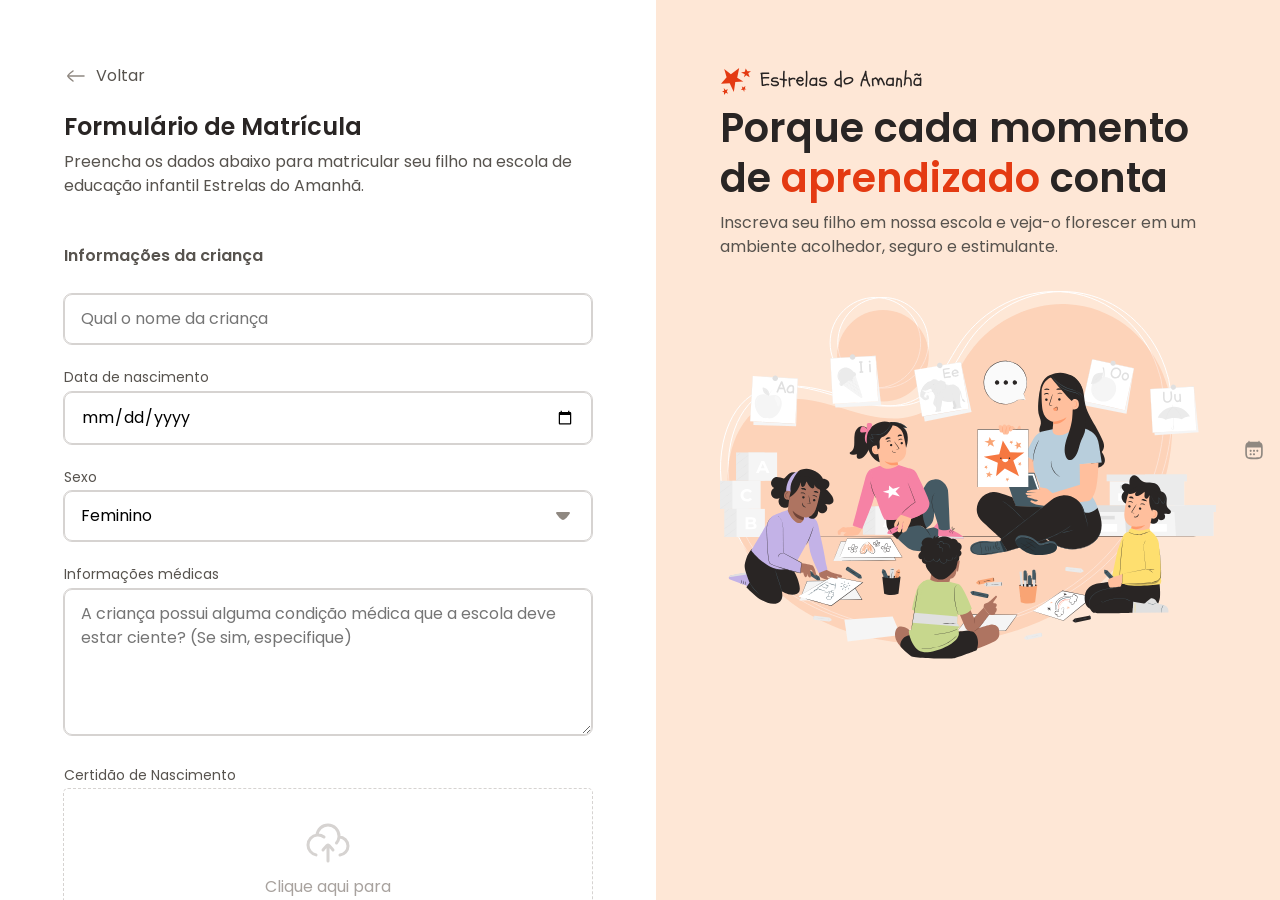
<file: index.html>
<!DOCTYPE html>
<html lang="pt-br">
<head>

  <link rel="preconnect" href="https://fonts.googleapis.com">
  <link rel="preconnect" href="https://fonts.gstatic.com" crossorigin>
  <meta charset="UTF-8">
  <meta name="viewport" content="width=device-width, initial-scale=1.0">
  <title>Estrelas do Amanhã</title>

  <link rel="stylesheet" href="styles/index.css">
  <link href="https://fonts.googleapis.com/css2?family=Archivo:ital,wght@0,100..900;1,100..900&family=Poppins:ital,wght@0,100;0,200;0,300;0,400;0,500;0,600;0,700;0,800;0,900;1,100;1,200;1,300;1,400;1,500;1,600;1,700;1,800;1,900&display=swap" rel="stylesheet">
</head>
<body>
  <div id="app">
    <main>
      <div class="main-container">
        <div class="back">
          <img src="assets/icons/arrow-left-02.svg" alt="icone de voltar">
          <span>Voltar</span>
        </div>

        <h1>Formulário de Matrícula</h1>
        <p>Preencha os dados abaixo para matricular seu filho na escola de educação infantil Estrelas do Amanhã.</p>

        <form method="post" enctype="multipart/form-data">
          <fieldset class="child-info">
            <legend>Informações da criança</legend>

            <div class="input-wrapper">
              <label for="fullname"></label>
              <input 
              id="fullname" name="fullname"
              type="text" 
              placeholder="Qual o nome da criança">
            </div>

            <div class="input-wrapper">
              <label for="birth">Data de nascimento</label>
              <input type="date" id="birth" name="birth" lang="pt-BR">
            </div>

            <div class="select-wrapper">
              <label for="gender">Sexo</label>
              <select name="gender" id="gender">
                <option value="female">Feminino</option>
                <option value="male">Masculino</option>
                <option value="na">Prefiro não responder</option>
              </select>
            </div>

            <div class="textarea-wrapper">
              <label for="medical-info">Informações médicas</label>
              <textarea name="medical-info" id="medical-info" 
                cols="30" rows="5"
                placeholder="A criança possui alguma condição médica que a escola deve estar ciente? (Se sim, especifique)"
              ></textarea>
            </div>

            <div class="droparea-wrapper">

              <label for="birth-file">Certidão de Nascimento</label>

              <div class="dropzone">
                <input type="file" id="birth-file" name="birth-file">

                <svg width="48" height="48" viewBox="0 0 48 48" fill="none" xmlns="http://www.w3.org/2000/svg">
                  <path d="M34.9552 18.0221C34.97 18.022 34.985 18.022 35 18.022C39.9706 18.022 44 22.0588 44 27.0386C44 31.6796 40.5 35.5016 36 36M34.9552 18.0221C34.9848 17.6921 35 17.3579 35 17.0202C35 10.9339 30.0752 6 24 6C18.2465 6 13.5247 10.4253 13.0408 16.0638M34.9552 18.0221C34.7506 20.2952 33.8572 22.3692 32.4856 24.033M13.0408 16.0638C7.96796 16.5475 4 20.8278 4 26.0366C4 30.8834 7.43552 34.9264 12 35.8546M13.0408 16.0638C13.3565 16.0337 13.6765 16.0183 14 16.0183C16.2516 16.0183 18.3295 16.7639 20.001 18.022" stroke="#D6D3D1" stroke-width="3" stroke-linecap="round" stroke-linejoin="round"/>
                  <path d="M24 26V42M24 26C22.5996 26 19.9831 29.9886 19 31M24 26C25.4004 26 28.017 29.9886 29 31" stroke="#D6D3D1" stroke-width="3" stroke-linecap="round" stroke-linejoin="round"/>
                  </svg>                  
                
                <p>
                Clique aqui para <br>
                selecionar os arquivos
                </p>
              </div>

              
            </div>

          </fieldset>

          <fieldset class="address">
            <legend>Endereço residencial</legend>

          <div class="input-wrapper">
            <label for="cep">CEP</label>
            <input type="text" id="cep" name="cep">
          </div>

          <div class="flex">
            <div class="input-wrapper flex-2">
              <label for="street">Rua</label>
              <input type="text" id="street" name="street"
              value="Rua das Flores" disabled>
            </div>

            <div class="input-wrapper flex-1">
              <label for="number">Número</label>
              <input type="number" id="number" name="number">
            </div>
          
          </div>

          <div class="flex">  
            <div class="input-wrapper flex-2">
              <label for="city">Cidade</label>
              <input type="text" id="city" name="city" value="São Paulo" disabled>
            </div>
  
            <div class="input-wrapper flex-1">
              <label for="state">Estado</label>
              <input type="text" id="state" name="state" value="SP" disabled>
            </div>
          </div>
          </fieldset>

          <fieldset class="guardian">
            <legend>Informações do responsável</legend>

            <div class="input-wrapper">
              <label for="guardian">Nome do responsável</label>
              <input type="text" id="guardian" name="guardian">
              <small>Principal responsável legal e contato de emergência</small>
            </div>

            <div class="input-wrapper">
              <label for="phone">Telefone</label>
              <input type="text" id="phone" name="phone" placeholder="(10) 9 1234-1234">
            </div>  

            <div class="input-wrapper">
                <label for="mail">Email</label>
                <input type="email" id="mail" name="mail" required>
                <div class="error">
                  <img src="assets/icons/alert-circle.png" alt="icone vermelho  de alerta">
                  <span>Insira um e-mail válido</span>
            </div>
          </div>
          </fieldset>

          <fieldset class="enroll-options">
            <legend>Opções de matrícula</legend>

            <div class="input-wrapper">
              <label>Selecione o turno de estudo</label>
              
              <div class="radio-wrapper">
                <div class="radio-inner">
                  <div class="radio-image"></div>
                  <input type="radio" name="study-shift" value="morning" id="morning">
                  <img src="assets/icons/sun-cloud-02.svg" alt="icone de sol com nuvem">
                  <label for="morning">Manhã</label>
                </div>

                <div class="radio-inner">
                  <div class="radio-image"></div>
                  <input type="radio" name="study-shift" value="evening" id="evening">
                  <img src="assets/icons/sun-02.svg" alt="icone de sol">
                  <label for="evening">Tarde</label>
                </div>
              </div>
              </div>
                <div class="input-wrapper">
                  <label>Em qual esporte você gostaria de inscrever seu filho?</label>

                  <div class="radio-wrapper">
                    <div class="radio-inner">
                      <div class="radio-image"></div>
                      <input type="radio" name="sport" id="football"> <img src="assets/icons/football.svg" alt="icone de futebol">
                      <label for="football">Futebol</label>
                    </div>

                    <div class="radio-inner">
                      <div class="radio-image"></div>
                      <input type="radio" name="sport" id="basketball"> <img src="assets/icons/basketball-02.svg" alt="icone de basquete">
                      <label for="basketball">Basquete</label>
                    </div>
                    
                    <div class="radio-inner">
                      <div class="radio-image"></div>
                      <input type="radio" name="sport" id="swimming"> <img src="assets/icons/swimming.svg" alt="icone de natação">
                      <label for="swimming">Natação</label>
                    </div>

                    <div class="radio-inner">
                      <div class="radio-image"></div>
                      <input type="radio" name="sport" id="yoga"> <img src="assets/icons/yoga-02.svg" alt="icone de yoga">
                      <label for="yoga">Yoga</label>
                    </div>

                    <div class="radio-inner">
                      <div class="radio-image"></div>
                      <input type="radio" name="sport" id="boxing"> <img src="assets/icons/boxing-glove-01.svg" alt="icone de box">
                      <label for="boxing">Boxe</label>
                    </div>

                    <div class="radio-inner">
                      <div class="radio-image"></div>
                      <input type="radio" name="sport" id="volleyball"> <img src="assets/icons/volleyball.svg" alt="icone de volei">
                      <label for="volleyball">Voleibol</label>
                    </div>
          </fieldset>
          
          <div class="terms-wrapper input-wrapper checkbox-wrapper">
            <div class="checkbox-image"></div>
            <input type="checkbox" name="terms" id="terms">

            <label for="terms">
              Declaro que li e concordo com os <strong>Termos e Condições</strong> e com a <strong>Política de Privacidade</strong> da escola Estrela do Amanhã.
            </label>
          </div>

          <div class="actions-wrapper">
            <button class="btn-secondary" type="button">
              Salvar respostas
            </button>

            <button class="btn-primary" type="submit">
              Fazer matrícula
            </button>
          </div>
        </form>
    </main>

    <aside>
      <div class="aside-container">
        <header>
          <img src="assets/images/logo.svg" alt="Logo instituição estrelas do amanhã">
          <h2>
            Porque cada momento de 
            <span>
              aprendizado
            </span>
             conta
          </h2>
          <p>Inscreva seu filho em nossa escola e veja-o florescer em um ambiente acolhedor, seguro e estimulante.</p>
        </header>
        <img src="assets/images/Illustration.svg" alt="Ilustração de uma professora ensinando crianças">
      </div>
    </aside>
  </div>
  
  
</body>
</html>
</file>
<file: styles/index.css>
@import url(global.css);
@import url(layout.css);
@import url(forms.css);
</file>
